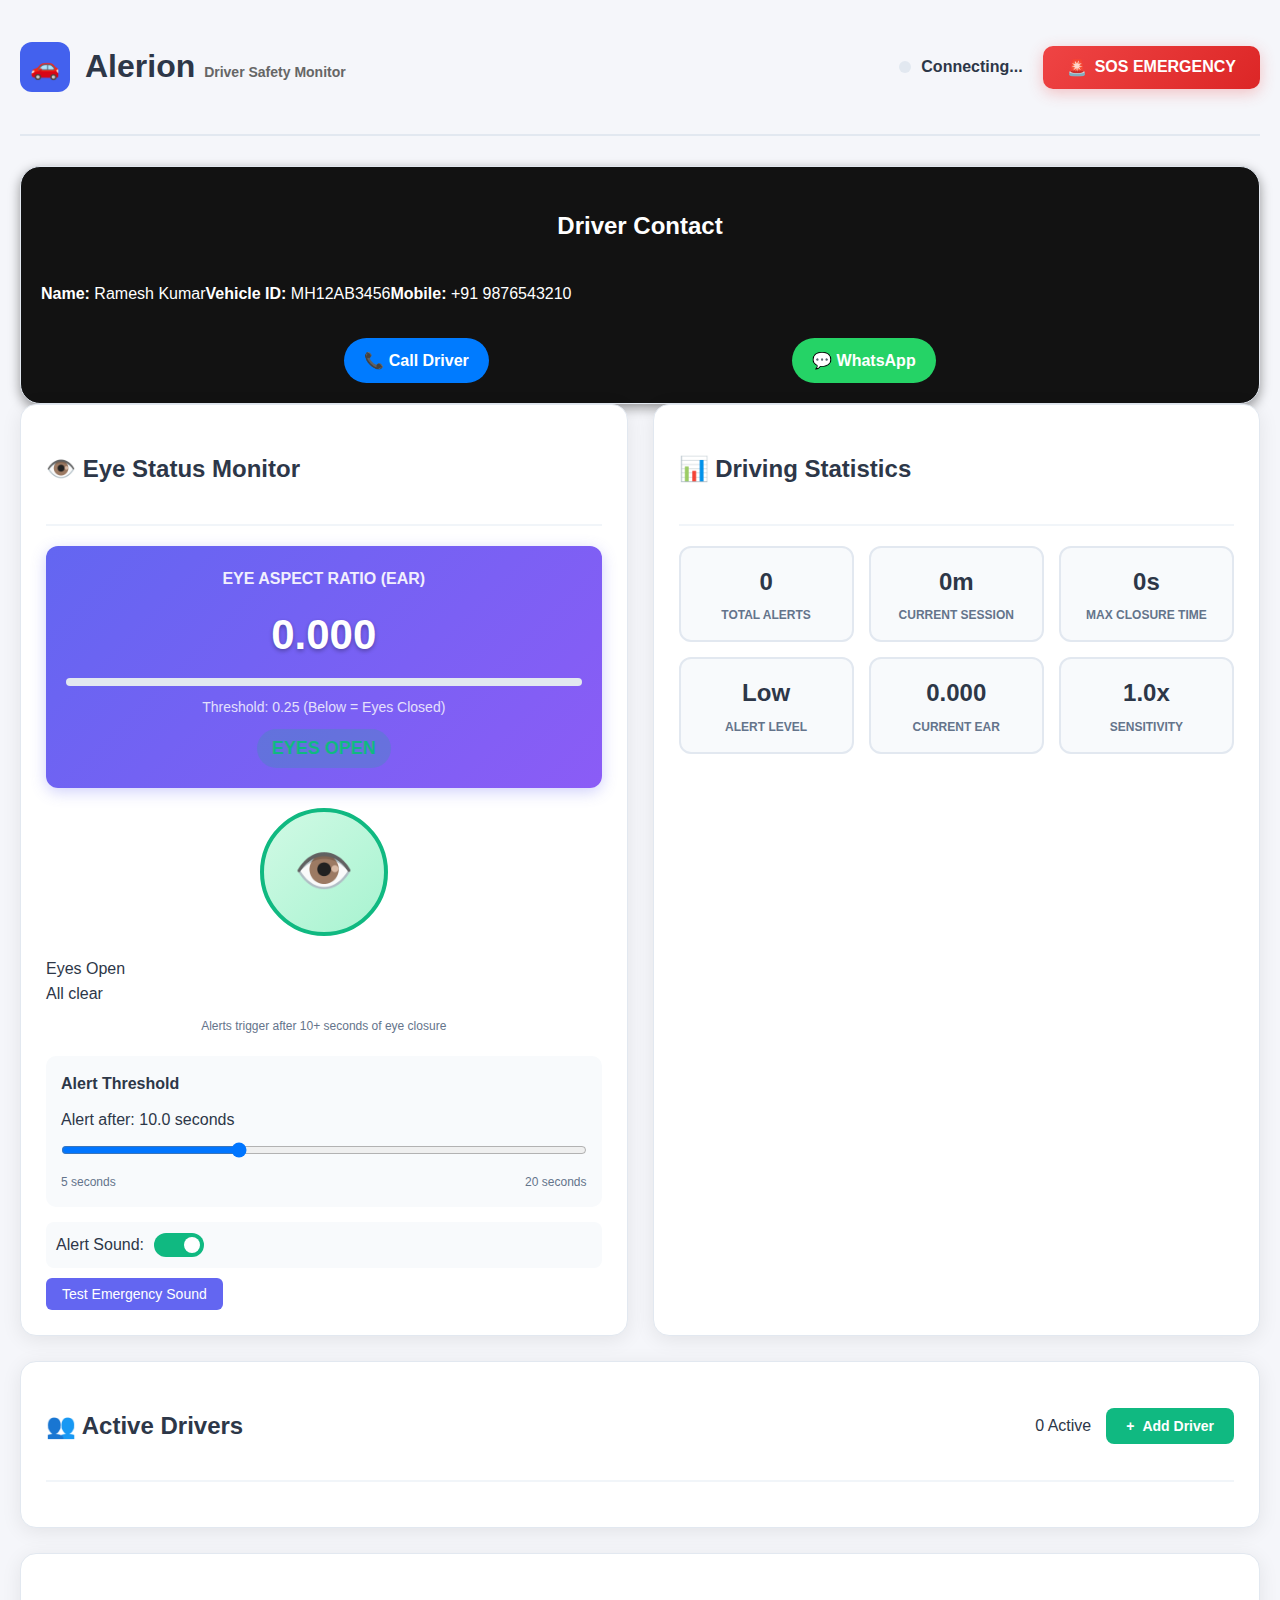
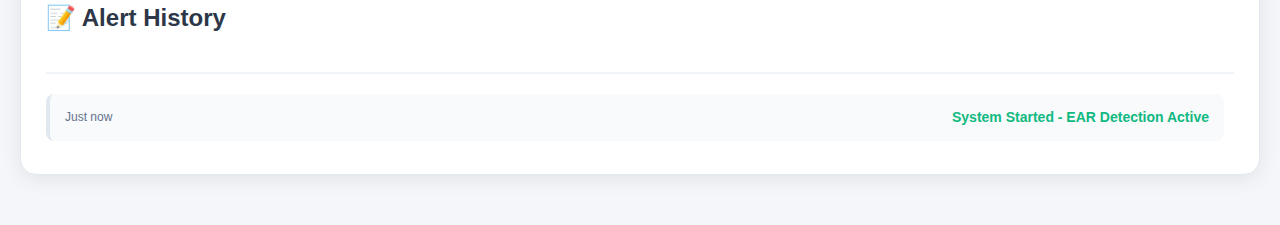
<file: templates/index.html>
<!DOCTYPE html>
<html lang="en">
<head>
    <meta charset="utf-8" />
    <meta name="viewport" content="width=device-width, initial-scale=1.0" />
    <title>Alerion | Driver Safety Monitor</title>
    <script src="https://cdn.socket.io/4.7.2/socket.io.min.js"></script>
    <style>
        /* All your previous CSS styles remain the same */
        body {
            font-family: 'Segoe UI', Tahoma, Geneva, Verdana, sans-serif;
            margin: 0;
            padding: 0;
            background: #f5f6fa;
            color: #2d3748;
            line-height: 1.6;
        }
        .container {
            max-width: 1400px;
            margin: 0 auto;
            padding: 20px;
            min-height: 100vh;
        }
        header {
            display: flex;
            justify-content: space-between;
            align-items: center;
            margin-bottom: 30px;
            padding-bottom: 20px;
            border-bottom: 2px solid #e2e8f0;
        }
        .logo {
            display: flex;
            align-items: center;
            gap: 15px;
        }
        .logo-icon {
            width: 50px;
            height: 50px;
            background: #4361ee;
            border-radius: 12px;
            display: flex;
            align-items: center;
            justify-content: center;
            font-size: 24px;
        }
        .header-controls {
            display: flex;
            align-items: center;
            gap: 20px;
        }
        .status-indicator {
            display: flex;
            align-items: center;
            gap: 10px;
            font-weight: 600;
        }
        .status-dot {
            width: 12px;
            height: 12px;
            border-radius: 50%;
            background: #e2e8f0;
            transition: background 0.3s ease;
        }
        .status-dot.connected {
            background: #10b981;
            box-shadow: 0 0 10px rgba(16, 185, 129, 0.5);
        }
        .sos-button {
            background: linear-gradient(135deg, #ef4444, #dc2626);
            color: white;
            border: none;
            padding: 12px 24px;
            border-radius: 10px;
            font-size: 16px;
            font-weight: 700;
            cursor: pointer;
            display: flex;
            align-items: center;
            gap: 8px;
            transition: all 0.3s ease;
            box-shadow: 0 4px 15px rgba(239, 68, 68, 0.3);
        }
        
        .sos-button:hover {
            transform: translateY(-2px);
            box-shadow: 0 6px 20px rgba(239, 68, 68, 0.4);
        }
        .sos-button.pulsing {
            animation: sosPulse 1.5s infinite;
        }
        @keyframes sosPulse {
            0%, 100% { transform: scale(1); }
            50% { transform: scale(1.05); }
        }
        .alert-banner {
            display: none;
            background: linear-gradient(135deg, #fee2e2, #fecaca);
            border: 2px solid #ef4444;
            border-radius: 12px;
            padding: 20px;
            margin-bottom: 30px;
            align-items: center;
            gap: 20px;
            animation: pulse 2s infinite;
        }
        .alert-banner.sos {
            background: linear-gradient(135deg, #fef3c7, #fde68a);
            border-color: #d97706;
            animation: sosAlert 1s infinite;
        }
        @keyframes sosAlert {
            0%, 100% { opacity: 1; transform: scale(1); }
            50% { opacity: 0.9; transform: scale(1.01); }
        }
        .dashboard-grid {
            display: grid;
            grid-template-columns: 1fr 1fr;
            gap: 25px;
            margin-bottom: 30px;
        }
        .drivers-card, .history-card {
            grid-column: 1 / -1;
        }
        .card {
            background: white;
            border-radius: 16px;
            padding: 25px;
            box-shadow: 0 4px 20px rgba(0, 0, 0, 0.08);
            border: 1px solid #e2e8f0;
        }
        .card-header {
            display: flex;
            align-items: center;
            justify-content: space-between;
            margin-bottom: 20px;
            padding-bottom: 15px;
            border-bottom: 2px solid #f1f5f9;
        }
        .status-indicator-large {
            width: 120px;
            height: 120px;
            border-radius: 50%;
            margin: 0 auto 20px;
            display: flex;
            align-items: center;
            justify-content: center;
            font-size: 48px;
        }
        .status-open {
            background: linear-gradient(135deg, #d1fae5, #a7f3d0);
            border: 4px solid #10b981;
        }
        .status-closed {
            background: linear-gradient(135deg, #fee2e2, #fecaca);
            border: 4px solid #ef4444;
        }
        .stats-grid {
            display: grid;
            grid-template-columns: 1fr 1fr 1fr;
            gap: 15px;
            margin-top: 15px;
        }
        .stat-item {
            text-align: center;
            padding: 15px;
            background: #f8fafc;
            border-radius: 12px;
            border: 2px solid #e2e8f0;
        }
        .stat-value {
            font-size: 24px;
            font-weight: bold;
            margin-bottom: 5px;
        }
        .stat-label {
            font-size: 12px;
            color: #64748b;
            text-transform: uppercase;
            font-weight: 600;
        }
        .drivers-list, .history-list {
            max-height: 400px;
            overflow-y: auto;
            padding-right: 10px;
        }
        .driver-item {
            display: flex;
            justify-content: space-between;
            align-items: center;
            padding: 15px;
            margin-bottom: 10px;
            background: #f8fafc;
            border-radius: 10px;
            border-left: 4px solid #e2e8f0;
        }
        .driver-item.alert { border-left-color: #ef4444; background: #fef2f2; }
        .driver-item.warning { border-left-color: #f59e0b; background: #fffbeb; }
        .status-badge {
            padding: 6px 12px;
            border-radius: 20px;
            font-size: 12px;
            font-weight: 700;
            text-transform: uppercase;
        }
        .status-safe { background: #d1fae5; color: #065f46; }
        .status-warning { background: #fef3c7; color: #92400e; }
        .status-danger { background: #fee2e2; color: #991b1b; }
        .action-btn {
            padding: 6px 12px;
            border: none;
            border-radius: 6px;
            cursor: pointer;
            font-size: 12px;
            font-weight: 600;
            margin-left: 5px;
        }
        .action-btn.contact { background: #4361ee; color: white; }
        .action-btn.view { background: #e2e8f0; color: #64748b; }
        .action-btn.delete { background: #ef4444; color: white; }
        
        /* EAR Value Display */
        .ear-display {
            background: linear-gradient(135deg, #6366f1, #8b5cf6);
            color: white;
            padding: 20px;
            border-radius: 12px;
            text-align: center;
            margin: 20px 0;
            box-shadow: 0 4px 15px rgba(99, 102, 241, 0.3);
        }
        .ear-value {
            font-size: 42px;
            font-weight: bold;
            margin: 10px 0;
            text-shadow: 0 2px 4px rgba(0,0,0,0.3);
        }
        .ear-label {
            font-size: 16px;
            opacity: 0.9;
            font-weight: 600;
        }
        .ear-threshold {
            font-size: 14px;
            opacity: 0.8;
            margin-top: 8px;
        }
        .ear-status {
            font-size: 18px;
            font-weight: bold;
            margin-top: 10px;
            padding: 5px 15px;
            border-radius: 20px;
            display: inline-block;
        }
        .ear-open {
            background: rgba(16, 185, 129, 0.2);
            color: #10b981;
        }
        .ear-closed {
            background: rgba(239, 68, 68, 0.2);
            color: #ef4444;
        }
        .driver-contact-card {
            background: #121212;
            border-radius: 20px;
            padding: 20px;
            color: white;
            box-shadow: 0 4px 12px rgba(0,0,0,0.4);
            margin-top: 20px;
            text-align: center;
            transition: 0.3s ease;
        }

        .driver-contact-card:hover {
            transform: scale(1.02);
            box-shadow: 0 6px 16px rgba(0,0,0,0.6);
        }

        .contact-buttons {
            margin-top: 15px;
            display: flex;
            justify-content: space-evenly;
        }

        .btn {
            text-decoration: none;
            padding: 10px 20px;
            border-radius: 25px;
            font-weight: 600;
            transition: all 0.2s;
        }

        .call-btn {
            background: #007bff;
            color: white;
        }

        .call-btn:hover {
            background: #0056b3;
        }

        .whatsapp-btn {
            background: #25D366;
            color: white;
        }

        .whatsapp-btn:hover {
            background: #1EBE5B;
        }

        /* Sensitivity settings */
        .sensitivity-controls {
            margin-top: 20px;
            padding: 15px;
            background: #f8fafc;
            border-radius: 10px;
        }
        .sensitivity-slider {
            width: 100%;
            margin: 10px 0;
        }
        .sensitivity-labels {
            display: flex;
            justify-content: space-between;
            font-size: 12px;
            color: #64748b;
            margin-top: 5px;
        }
        
        /* Audio permission message */
        .audio-permission-message {
            position: fixed;
            top: 20px;
            right: 20px;
            background: #ffeb3b;
            padding: 15px;
            border-radius: 8px;
            z-index: 1000;
            border-left: 4px solid #ffc107;
            box-shadow: 0 4px 12px rgba(0,0,0,0.1);
            font-weight: 600;
        }

        /* Sound controls */
        .sound-toggle {
            display: flex;
            align-items: center;
            gap: 10px;
            margin-top: 15px;
            padding: 10px;
            background: #f8fafc;
            border-radius: 8px;
        }
        .toggle-switch {
            position: relative;
            display: inline-block;
            width: 50px;
            height: 24px;
        }
        .toggle-switch input {
            opacity: 0;
            width: 0;
            height: 0;
        }
        .slider {
            position: absolute;
            cursor: pointer;
            top: 0;
            left: 0;
            right: 0;
            bottom: 0;
            background-color: #ccc;
            transition: .4s;
            border-radius: 24px;
        }
        .slider:before {
            position: absolute;
            content: "";
            height: 16px;
            width: 16px;
            left: 4px;
            bottom: 4px;
            background-color: white;
            transition: .4s;
            border-radius: 50%;
        }
        input:checked + .slider {
            background-color: #10b981;
        }
        input:checked + .slider:before {
            transform: translateX(26px);
        }
        .sound-test {
            margin-top: 10px;
        }
        .sound-test button {
            background: #6366f1;
            color: white;
            border: none;
            padding: 8px 16px;
            border-radius: 6px;
            cursor: pointer;
            font-size: 14px;
        }
        
        /* Alert level indicators */
        .alert-info {
            font-size: 12px;
            color: #64748b;
            margin-top: 10px;
            text-align: center;
        }

        /* History items */
        .history-item {
            display: flex;
            justify-content: space-between;
            align-items: center;
            padding: 12px 15px;
            margin-bottom: 8px;
            background: #f8fafc;
            border-radius: 8px;
            border-left: 4px solid #e2e8f0;
        }
        .history-time {
            font-size: 12px;
            color: #64748b;
        }
        .history-status {
            font-size: 14px;
            font-weight: 600;
        }
        .status-open-badge { color: #10b981; }
        .status-closed-badge { color: #ef4444; }
        .status-sos-badge { color: #dc2626; font-weight: bold; }

        @keyframes pulse {
            0%, 100% { opacity: 1; }
            50% { opacity: 0.8; }
        }
        
        /* Progress bar for EAR */
        .ear-progress {
            width: 100%;
            height: 8px;
            background: #e2e8f0;
            border-radius: 4px;
            margin: 10px 0;
            overflow: hidden;
        }
        .ear-progress-fill {
            height: 100%;
            background: linear-gradient(90deg, #ef4444, #f59e0b, #10b981);
            border-radius: 4px;
            transition: width 0.3s ease;
        }

        /* Add Driver Modal */
        .modal {
            display: none;
            position: fixed;
            top: 0;
            left: 0;
            width: 100%;
            height: 100%;
            background-color: rgba(0, 0, 0, 0.5);
            z-index: 1000;
            justify-content: center;
            align-items: center;
        }

        .modal-content {
            background: white;
            border-radius: 16px;
            padding: 30px;
            width: 90%;
            max-width: 500px;
            box-shadow: 0 10px 30px rgba(0, 0, 0, 0.2);
        }

        .modal-header {
            display: flex;
            justify-content: space-between;
            align-items: center;
            margin-bottom: 20px;
            padding-bottom: 15px;
            border-bottom: 2px solid #f1f5f9;
        }

        .close-modal {
            background: none;
            border: none;
            font-size: 24px;
            cursor: pointer;
            color: #64748b;
        }

        .form-group {
            margin-bottom: 20px;
        }

        .form-group label {
            display: block;
            margin-bottom: 8px;
            font-weight: 600;
            color: #374151;
        }

        .form-group input {
            width: 100%;
            padding: 12px 15px;
            border: 2px solid #e2e8f0;
            border-radius: 8px;
            font-size: 16px;
            transition: border-color 0.3s;
            box-sizing: border-box;
        }

        .form-group input:focus {
            outline: none;
            border-color: #4361ee;
        }

        .modal-actions {
            display: flex;
            justify-content: flex-end;
            gap: 15px;
            margin-top: 25px;
        }

        .btn-primary {
            background: #4361ee;
            color: white;
            border: none;
            padding: 12px 24px;
            border-radius: 8px;
            font-size: 16px;
            font-weight: 600;
            cursor: pointer;
            transition: background 0.3s;
        }

        .btn-primary:hover {
            background: #3a56d4;
        }

        .btn-secondary {
            background: #e2e8f0;
            color: #64748b;
            border: none;
            padding: 12px 24px;
            border-radius: 8px;
            font-size: 16px;
            font-weight: 600;
            cursor: pointer;
            transition: background 0.3s;
        }

        .btn-secondary:hover {
            background: #d1d9e6;
        }

        .add-driver-btn {
            background: #10b981;
            color: white;
            border: none;
            padding: 10px 20px;
            border-radius: 8px;
            font-size: 14px;
            font-weight: 600;
            cursor: pointer;
            display: flex;
            align-items: center;
            gap: 8px;
            transition: background 0.3s;
        }

        .add-driver-btn:hover {
            background: #0da271;
        }

        .driver-avatar {
            width: 40px;
            height: 40px;
            border-radius: 50%;
            background: #4361ee;
            color: white;
            display: flex;
            align-items: center;
            justify-content: center;
            font-weight: bold;
            margin-right: 15px;
        }

        .driver-info {
            display: flex;
            align-items: center;
        }

        .driver-details {
            display: flex;
            flex-direction: column;
        }

        .driver-name {
            font-weight: 600;
            margin-bottom: 4px;
        }

        .driver-vehicle {
            font-size: 14px;
            color: #64748b;
        }
    </style>
</head>
<body>
    <!-- Add Driver Modal -->
    <div id="addDriverModal" class="modal">
        <div class="modal-content">
            <div class="modal-header">
                <h2>Add New Driver</h2>
                <button class="close-modal">&times;</button>
            </div>
            <form id="addDriverForm">
                <div class="form-group">
                    <label for="driverName">Driver Name</label>
                    <input type="text" id="driverName" placeholder="Enter driver's full name" required>
                </div>
                <div class="form-group">
                    <label for="driverPhone">Phone Number</label>
                    <input type="tel" id="driverPhone" placeholder="Enter driver's phone number" required>
                </div>
                <div class="form-group">
                    <label for="driverVehicle">Vehicle ID</label>
                    <input type="text" id="driverVehicle" placeholder="Enter vehicle ID" required>
                </div>
                <div class="modal-actions">
                    <button type="button" class="btn-secondary" id="cancelAddDriver">Cancel</button>
                    <button type="submit" class="btn-primary">Add Driver</button>
                </div>
            </form>
        </div>
    </div>

    <div class="container">
        <header>
            <div class="logo">
                <div class="logo-icon">🚗</div>
                <h1>Alerion <small style="font-size: 14px; color: #666;">Driver Safety Monitor</small></h1>
            </div>
            <div class="header-controls">
                <div class="status-indicator">
                    <div class="status-dot" id="connDot"></div>
                    <span id="connText">Connecting...</span>
                </div>
                <button class="sos-button" id="sosButton">
                    <span>🚨</span>
                    SOS EMERGENCY
                </button>
            </div>
        </header>

        <div id="eyeAlert" class="alert-banner">
            <div class="alert-icon-large">⚠️</div>
            <div class="alert-content">
                <h3>Driver Alert: Eyes Closed</h3>
                <p>Eyes have been closed for <span id="closedDuration">0</span> seconds.</p>
                <p>EAR Value: <span id="alertEarValue">0.000</span> (Threshold: 0.25)</p>
            </div>
        </div>

        <!-- Driver Contact Section -->
        <div class="card driver-contact-card">
            <h2 class="card-title">Driver Contact</h2>
            <div class="driver-info">
                <p><strong>Name:</strong> Ramesh Kumar</p>
                <p><strong>Vehicle ID:</strong> MH12AB3456</p>
                <p><strong>Mobile:</strong> +91 9876543210</p>
            </div>

            <div class="contact-buttons">
                <a href="tel:+919876543210" class="btn call-btn">📞 Call Driver</a>
                <a href="https://wa.me/919876543210" target="_blank" class="btn whatsapp-btn">💬 WhatsApp</a>
            </div>
        </div>

        <div id="sosAlert" class="alert-banner sos" style="display: none;">
            <div class="alert-icon-large">🚨</div>
            <div class="alert-content">
                <h3>EMERGENCY SOS ACTIVATED</h3>
                <p>Driver has triggered emergency SOS. Immediate assistance required!</p>
            </div>
        </div>

        <div class="dashboard-grid">
            <div class="card">
                <div class="card-header">
                    <h2 class="card-title">👁️ Eye Status Monitor</h2>
                </div>
                
                <!-- EAR Value Display -->
                <div class="ear-display">
                    <div class="ear-label">EYE ASPECT RATIO (EAR)</div>
                    <div class="ear-value" id="earValue">0.000</div>
                    <div class="ear-progress">
                        <div class="ear-progress-fill" id="earProgress" style="width: 0%"></div>
                    </div>
                    <div class="ear-threshold">Threshold: 0.25 (Below = Eyes Closed)</div>
                    <div class="ear-status ear-open" id="earStatusText">EYES OPEN</div>
                </div>

                <div class="status-card">
                    <div class="status-indicator-large status-open" id="statusIndicator">
                        <span id="statusEmoji">👁️</span>
                    </div>
                    <div class="status-text" id="statusText">Eyes Open</div>
                    <div class="status-duration" id="statusDuration">All clear</div>
                    <div class="alert-info" id="alertInfo">
                        Alerts trigger after 10+ seconds of eye closure
                    </div>
                </div>

                <!-- Sensitivity Controls -->
                <div class="sensitivity-controls">
                    <div style="font-weight: 600; margin-bottom: 10px;">Alert Threshold</div>
                    <div>
                        <label>Alert after: <span id="thresholdValue">10.0</span> seconds</label>
                        <input type="range" id="sensitivitySlider" class="sensitivity-slider" 
                               min="5" max="20" step="1" value="10">
                        <div class="sensitivity-labels">
                            <span>5 seconds</span>
                            <span>20 seconds</span>
                        </div>
                    </div>
                </div>

                <div class="sound-toggle">
                    <span>Alert Sound:</span>
                    <label class="toggle-switch">
                        <input type="checkbox" id="soundToggle" checked />
                        <span class="slider"></span>
                    </label>
                </div>
                <div class="sound-test">
                    <button id="testSoundBtn">Test Emergency Sound</button>
                </div>
            </div>

            <div class="card">
                <div class="card-header">
                    <h2 class="card-title">📊 Driving Statistics</h2>
                </div>
                <div class="stats-grid">
                    <div class="stat-item">
                        <div class="stat-value" id="totalAlerts">0</div>
                        <div class="stat-label">Total Alerts</div>
                    </div>
                    <div class="stat-item">
                        <div class="stat-value" id="currentSession">0m</div>
                        <div class="stat-label">Current Session</div>
                    </div>
                    <div class="stat-item">
                        <div class="stat-value" id="maxClosure">0s</div>
                        <div class="stat-label">Max Closure Time</div>
                    </div>
                    <div class="stat-item">
                        <div class="stat-value" id="alertLevel">Low</div>
                        <div class="stat-label">Alert Level</div>
                    </div>
                    <div class="stat-item">
                        <div class="stat-value" id="currentEar">0.000</div>
                        <div class="stat-label">Current EAR</div>
                    </div>
                    <div class="stat-item">
                        <div class="stat-value" id="sensitivityValue">1.0x</div>
                        <div class="stat-label">Sensitivity</div>
                    </div>
                </div>
            </div>

            <div class="card drivers-card">
                <div class="card-header">
                    <h2 class="card-title">👥 Active Drivers</h2>
                    <div style="display: flex; align-items: center; gap: 15px;">
                        <div class="driver-count"><span id="activeDriversCount">0</span> Active</div>
                        <button class="add-driver-btn" id="addDriverBtn">
                            <span>+</span> Add Driver
                        </button>
                    </div>
                </div>
                <div class="drivers-list" id="driversList">
                    <!-- Drivers will be loaded here -->
                </div>
            </div>

            <div class="card history-card">
                <div class="card-header">
                    <h2 class="card-title">📝 Alert History</h2>
                </div>
                <div class="history-list" id="historyList">
                    <div class="history-item">
                        <span class="history-time">Just now</span>
                        <span class="history-status status-open-badge">System Started - EAR Detection Active</span>
                    </div>
                </div>
            </div>
        </div>
    </div>

    <!-- Multiple audio formats for better browser compatibility -->
    <audio id="alertSoundEmergency" preload="auto">
        <source src="https://assets.mixkit.co/active_storage/sfx/250/250-preview.mp3" type="audio/mpeg">
        Your browser does not support the audio element.
    </audio>

    <script>
        // Global variables
        let criticalAlertInterval = null;
        let drivers = [
            {id: 1, name: "John Driver", vehicle: "Truck A123", status: "safe", location: "Highway I-95", phone: "+1-555-0101"},
            {id: 2, name: "Sarah Wilson", vehicle: "Van B456", status: "warning", location: "Route 66", phone: "+1-555-0102"},
            {id: 3, name: "Mike Johnson", vehicle: "Car C789", status: "danger", location: "City Center", phone: "+1-555-0103"}
        ];
        let alertThreshold = 10.0;
        let lastAlertTime = 0;
        let currentEAR = 0.0;
        let currentSensitivity = 1.0;

        // Enhanced Sound System with Fallbacks
        class SoundManager {
            constructor() {
                this.soundEnabled = true;
                this.audioInitialized = false;
                this.isEmergencyPlaying = false;
                this.audioContext = null;
                this.oscillator = null;
                
                this.initializeAudio();
            }

            initializeAudio() {
                // Try to initialize HTML5 Audio first
                const audioElement = document.getElementById('alertSoundEmergency');
                if (audioElement) {
                    audioElement.volume = 0.7;
                    
                    const playPromise = audioElement.play();
                    if (playPromise !== undefined) {
                        playPromise.then(() => {
                            audioElement.pause();
                            audioElement.currentTime = 0;
                            console.log("🔊 HTML5 Audio initialized successfully");
                            this.audioInitialized = true;
                        }).catch(error => {
                            console.log("🔇 HTML5 Audio initialization failed, trying Web Audio API");
                            this.initializeWebAudio();
                        });
                    }
                } else {
                    this.initializeWebAudio();
                }
            }

            initializeWebAudio() {
                try {
                    this.audioContext = new (window.AudioContext || window.webkitAudioContext)();
                    console.log("🔊 Web Audio API initialized");
                    this.audioInitialized = true;
                } catch (error) {
                    console.error("🔇 Web Audio API not supported:", error);
                    this.showAudioPermissionMessage();
                }
            }

            playEmergencySound() {
                if (!this.soundEnabled) {
                    console.log("🔇 Sound is disabled");
                    return;
                }

                if (!this.audioInitialized) {
                    console.log("🔇 Audio not initialized");
                    this.initializeAudio();
                    return;
                }

                const audioElement = document.getElementById('alertSoundEmergency');
                if (audioElement && this.audioInitialized) {
                    this.playHTML5Sound(audioElement);
                } else if (this.audioContext) {
                    this.playWebAudioSound();
                } else {
                    console.log("🔇 No audio method available");
                    this.showAudioPermissionMessage();
                }
            }

            playHTML5Sound(audioElement) {
                if (this.isEmergencyPlaying) return;

                audioElement.currentTime = 0;
                const playPromise = audioElement.play();
                
                if (playPromise !== undefined) {
                    playPromise.then(() => {
                        this.isEmergencyPlaying = true;
                        console.log("🚨 Emergency sound started (HTML5)");
                        
                        audioElement.onended = () => {
                            this.isEmergencyPlaying = false;
                        };
                    }).catch(error => {
                        console.log("🔇 HTML5 sound play failed:", error);
                        this.playWebAudioSound();
                    });
                }
            }

            playWebAudioSound() {
                if (this.isEmergencyPlaying || !this.audioContext) return;

                try {
                    this.oscillator = this.audioContext.createOscillator();
                    const gainNode = this.audioContext.createGain();
                    
                    this.oscillator.connect(gainNode);
                    gainNode.connect(this.audioContext.destination);
                    
                    this.oscillator.type = 'sawtooth';
                    this.oscillator.frequency.setValueAtTime(800, this.audioContext.currentTime);
                    this.oscillator.frequency.exponentialRampToValueAtTime(1200, this.audioContext.currentTime + 0.5);
                    
                    gainNode.gain.setValueAtTime(0.3, this.audioContext.currentTime);
                    gainNode.gain.exponentialRampToValueAtTime(0.01, this.audioContext.currentTime + 0.5);
                    
                    this.oscillator.start();
                    this.isEmergencyPlaying = true;
                    
                    console.log("🚨 Emergency sound started (Web Audio)");
                    
                    setTimeout(() => {
                        this.stopEmergencySound();
                    }, 1000);
                    
                } catch (error) {
                    console.error("🔇 Web Audio sound failed:", error);
                }
            }

            stopEmergencySound() {
                const audioElement = document.getElementById('alertSoundEmergency');
                if (audioElement) {
                    audioElement.pause();
                    audioElement.currentTime = 0;
                }
                
                if (this.oscillator) {
                    this.oscillator.stop();
                    this.oscillator = null;
                }
                
                this.isEmergencyPlaying = false;
                console.log("🔇 Emergency sound stopped");
            }

            setSoundEnabled(enabled) {
                this.soundEnabled = enabled;
                if (!enabled) {
                    this.stopEmergencySound();
                }
                console.log("🔊 Sound enabled:", enabled);
            }

            showAudioPermissionMessage() {
                const existingMessage = document.querySelector('.audio-permission-message');
                if (existingMessage) {
                    existingMessage.remove();
                }
                
                const message = document.createElement('div');
                message.className = 'audio-permission-message';
                message.innerHTML = '🔊 Click "Test Emergency Sound" to enable audio permissions';
                document.body.appendChild(message);
                
                setTimeout(() => {
                    if (message.parentNode) {
                        message.remove();
                    }
                }, 5000);
            }
        }

        // Initialize Sound Manager
        const soundManager = new SoundManager();

        // Critical alert sound function
        function playCriticalAlertSound() {
            const criticalAlertSound = new Audio('error.mp3');
            criticalAlertSound.volume = 0.8;
            
            const playPromise = criticalAlertSound.play();
            if (playPromise !== undefined) {
                playPromise.then(() => {
                    console.log("🚨 Critical alert sound started");
                }).catch(error => {
                    console.log("🔇 Critical alert sound failed:", error);
                    // Fallback to emergency sound
                    soundManager.playEmergencySound();
                });
            }
        }

        // Socket.IO connection
        console.log("🚀 Attempting to connect to server...");
        const socket = io("wss://alerion-0ek5.onrender.com", {
            transports: ['websocket', 'polling']
        });


        // DOM elements
        const connDot = document.getElementById("connDot");
        const connText = document.getElementById("connText");
        const eyeAlert = document.getElementById("eyeAlert");
        const sosAlert = document.getElementById("sosAlert");
        const sosButton = document.getElementById("sosButton");
        const closedDuration = document.getElementById("closedDuration");
        const alertEarValue = document.getElementById("alertEarValue");
        const statusIndicator = document.getElementById("statusIndicator");
        const statusEmoji = document.getElementById("statusEmoji");
        const statusText = document.getElementById("statusText");
        const statusDuration = document.getElementById("statusDuration");
        const earValue = document.getElementById("earValue");
        const earProgress = document.getElementById("earProgress");
        const earStatusText = document.getElementById("earStatusText");
        const currentEar = document.getElementById("currentEar");
        const sensitivityValue = document.getElementById("sensitivityValue");
        const soundToggle = document.getElementById("soundToggle");
        const testSoundBtn = document.getElementById("testSoundBtn");
        const historyList = document.getElementById("historyList");
        const driversList = document.getElementById("driversList");
        const activeDriversCount = document.getElementById("activeDriversCount");
        const totalAlerts = document.getElementById("totalAlerts");
        const currentSession = document.getElementById("currentSession");
        const maxClosure = document.getElementById("maxClosure");
        const alertLevel = document.getElementById("alertLevel");
        const sensitivitySlider = document.getElementById("sensitivitySlider");
        const thresholdValue = document.getElementById("thresholdValue");
        const alertInfo = document.getElementById("alertInfo");
        const addDriverBtn = document.getElementById("addDriverBtn");
        const addDriverModal = document.getElementById("addDriverModal");
        const closeModal = document.querySelector(".close-modal");
        const cancelAddDriver = document.getElementById("cancelAddDriver");
        const addDriverForm = document.getElementById("addDriverForm");

        // Modal functionality
        addDriverBtn.addEventListener('click', () => {
            addDriverModal.style.display = 'flex';
        });

        closeModal.addEventListener('click', () => {
            addDriverModal.style.display = 'none';
        });

        cancelAddDriver.addEventListener('click', () => {
            addDriverModal.style.display = 'none';
        });

        // Close modal when clicking outside
        window.addEventListener('click', (event) => {
            if (event.target === addDriverModal) {
                addDriverModal.style.display = 'none';
            }
        });

        // Add driver form submission
        addDriverForm.addEventListener('submit', (e) => {
            e.preventDefault();
            
            const name = document.getElementById('driverName').value;
            const phone = document.getElementById('driverPhone').value;
            const vehicle = document.getElementById('driverVehicle').value;
            
            // Generate a new driver ID
            const newId = drivers.length > 0 ? Math.max(...drivers.map(d => d.id)) + 1 : 1;
            
            // Add new driver
            const newDriver = {
                id: newId,
                name: name,
                vehicle: vehicle,
                status: "safe",
                location: "Not assigned",
                phone: phone
            };
            
            drivers.push(newDriver);
            updateDriversList(drivers);
            
            // Reset form and close modal
            addDriverForm.reset();
            addDriverModal.style.display = 'none';
            
            // Add to history
            addHistoryItem(`Added new driver: ${name} (${vehicle})`, 'open');
        });

        // Delete driver function
        function deleteDriver(driverId) {
            const driver = drivers.find(d => d.id === driverId);
            if (driver && confirm(`Are you sure you want to delete ${driver.name}?`)) {
                drivers = drivers.filter(d => d.id !== driverId);
                updateDriversList(drivers);
                addHistoryItem(`Deleted driver: ${driver.name}`, 'closed');
            }
        }

        // Sensitivity slider handler
        sensitivitySlider.addEventListener('input', function() {
            alertThreshold = parseFloat(this.value);
            thresholdValue.textContent = alertThreshold.toFixed(1);
            updateAlertInfo();
        });

        function updateAlertInfo() {
            alertInfo.textContent = `Alerts trigger after ${alertThreshold.toFixed(1)}+ seconds of eye closure`;
        }

        // Sound toggle handler
        soundToggle.addEventListener("change", function () {
            soundManager.setSoundEnabled(this.checked);
        });

        // Test sound button handler
        testSoundBtn.addEventListener("click", function() {
            console.log("Testing emergency sound");
            soundManager.playEmergencySound();
        });

        // Connection events
        socket.on('connect', () => {
            console.log('✅ SUCCESS: Connected to server!');
            connDot.classList.add('connected');
            connText.textContent = 'Connected';
            connText.style.color = '#10b981';
            addHistoryItem('Connected to server - EAR Detection Active', 'open');
        });

        socket.on('disconnect', (reason) => {
            console.log('❌ Disconnected:', reason);
            connDot.classList.remove('connected');
            connText.textContent = 'Disconnected';
            connText.style.color = '#ef4444';
            addHistoryItem('Disconnected from server', 'closed');
            soundManager.stopEmergencySound();
        });

        socket.on('connect_error', (error) => {
            console.error('🔌 Connection error:', error);
            connText.textContent = 'Connection Failed';
            connText.style.color = '#ef4444';
        });

        // Handle eye status data with EAR values
        socket.on('eye_status', (data) => {
            console.log('👁️ Eye status received:', data);
            
            const status = data.status;
            const duration = data.duration || 0;
            const earValueData = data.ear_value || 0.0;
            const sensitivity = data.sensitivity || 1.0;
            
            // Update EAR display
            currentEAR = earValueData;
            updateEARDisplay(earValueData, status);
            currentEar.textContent = earValueData.toFixed(3);
            sensitivityValue.textContent = sensitivity.toFixed(1) + 'x';
            currentSensitivity = sensitivity;
            
            console.log(`📊 Parsed: status="${status}", duration=${duration}s, EAR=${earValueData}, threshold=${alertThreshold}s`);
            
            // Only show alert if eyes are closed for MORE than threshold
            if (status === 'closed' && duration > alertThreshold) {
                console.log(`🚨 ALERT: Eyes closed for ${duration}s (threshold: ${alertThreshold}s)`);
                showAlertState(duration, earValueData);
                
                // Play sound only once per alert (not continuously)
                const currentTime = Date.now();
                if (currentTime - lastAlertTime > 5000) {
                    soundManager.playEmergencySound();
                    lastAlertTime = currentTime;
                }
                
            } else {
                console.log(`✅ NORMAL: Eyes ${status} for ${duration}s`);
                showNormalState();
            }
        });

        // Handle statistics updates
        socket.on('statistics_update', (data) => {
            console.log('📈 Statistics update:', data);
            totalAlerts.textContent = data.total_alerts || 0;
            
            // Calculate session duration
            const sessionDuration = Math.floor((Date.now()/1000 - data.current_session_start) / 60);
            currentSession.textContent = `${sessionDuration}m`;
            
            maxClosure.textContent = `${Math.round(data.max_closure_time || 0)}s`;
        });

        // Handle drivers updates
        socket.on('drivers_update', (data) => {
            console.log('👥 Drivers update:', data);
            updateDriversList(data);
        });

        function updateEARDisplay(earValueData, status) {
            // Update EAR value
            earValue.textContent = earValueData.toFixed(3);
            
            // Update progress bar (EAR typically ranges from 0.1 to 0.4)
            const progressPercent = Math.min(Math.max((earValueData / 0.4) * 100, 0), 100);
            earProgress.style.width = progressPercent + '%';
            
            // Update EAR status
            if (status === 'closed' || earValueData < 0.25) {
                earStatusText.textContent = 'EYES CLOSED';
                earStatusText.className = 'ear-status ear-closed';
            } else {
                earStatusText.textContent = 'EYES OPEN';
                earStatusText.className = 'ear-status ear-open';
            }
        }

        function showNormalState() {
            eyeAlert.style.display = 'none';
            statusIndicator.className = 'status-indicator-large status-open';
            statusEmoji.textContent = '👁️';
            statusText.textContent = 'Eyes Open';
            statusDuration.textContent = 'All clear';
            alertLevel.textContent = 'Low';
            alertLevel.style.color = '#4ade80';
        }

        function showAlertState(duration, earValueData) {
            eyeAlert.style.display = 'flex';
            statusIndicator.className = 'status-indicator-large status-closed';
            statusEmoji.textContent = '😴';
            statusText.textContent = 'Eyes Closed';
            statusDuration.textContent = `For ${duration.toFixed(1)}s`;
            closedDuration.textContent = duration.toFixed(1);
            alertEarValue.textContent = earValueData.toFixed(3);
            updateAlertLevel(duration);
            
            // Add to history only when alert first triggers
            if (duration >= alertThreshold && duration < alertThreshold + 1) {
                addHistoryItem(`Eyes closed for ${duration.toFixed(1)}s - ALERT (EAR: ${earValueData.toFixed(3)})`, 'closed');
            }
        }

        // SOS handler - PLAY SOUND ON SOS
        socket.on('sos_alert', (data) => {
            console.log('🚨 SOS Alert received from server:', data);
            triggerSOS();
        });

        // SOS functionality
        sosButton.addEventListener('click', triggerSOS);

        function triggerSOS() {
            console.log('🚨 MANUAL SOS EMERGENCY TRIGGERED');
            
            // Visual feedback
            sosButton.classList.add('pulsing');
            sosAlert.style.display = 'flex';
            
            // Play emergency sound immediately
            soundManager.playEmergencySound();
            
            // Send SOS emergency signal to server
            socket.emit('sos_emergency', {
                timestamp: new Date().toISOString(),
                driver_id: 1, // Current driver ID
                location: 'Current Location', // In real app, get from GPS
                emergency_type: 'manual_sos',
                priority: 'critical'
            });
            
            // Log in history
            addHistoryItem('EMERGENCY SOS ACTIVATED - MANUAL TRIGGER', 'sos');
            
            // Auto-reset after 10 seconds
            setTimeout(() => {
                sosButton.classList.remove('pulsing');
                sosAlert.style.display = 'none';
                console.log('🔄 SOS alert auto-reset');
            }, 10000);
        }

        function updateDriversList(driversData) {
            driversList.innerHTML = '';
            let activeCount = 0;
            
            const driversToShow = driversData || drivers;
            
            driversToShow.forEach(driver => {
                if (driver.status !== 'offline') activeCount++;
                
                const driverItem = document.createElement('div');
                driverItem.className = `driver-item ${driver.status === 'danger' ? 'alert' : driver.status === 'warning' ? 'warning' : ''}`;
                
                // Create initials for avatar
                const initials = driver.name.split(' ').map(n => n[0]).join('').toUpperCase();
                
                driverItem.innerHTML = `
                    <div class="driver-info">
                        <div class="driver-avatar">${initials}</div>
                        <div class="driver-details">
                            <div class="driver-name">${driver.name}</div>
                            <div class="driver-vehicle">${driver.vehicle} • ${driver.location}</div>
                        </div>
                    </div>
                    <div class="driver-status">
                        <span class="status-badge ${getStatusClass(driver.status)}">${getStatusText(driver.status)}</span>
                        <div class="driver-actions">
                            <button class="action-btn contact" onclick="contactDriver('${driver.name}', '${driver.phone}')">Call</button>
                            <button class="action-btn view" onclick="viewDriverDetails(${driver.id})">View</button>
                            <button class="action-btn delete" onclick="deleteDriver(${driver.id})">Delete</button>
                        </div>
                    </div>
                `;
                
                driversList.appendChild(driverItem);
            });
            
            activeDriversCount.textContent = activeCount;
        }

        function getStatusClass(status) {
            return status === 'safe' ? 'status-safe' : status === 'warning' ? 'status-warning' : 'status-danger';
        }

        function getStatusText(status) {
            return status === 'safe' ? 'Safe' : status === 'warning' ? 'Warning' : 'Danger';
        }

        function contactDriver(name, phone) {
            alert(`Calling ${name} at ${phone}`);
        }

        function viewDriverDetails(driverId) {
            const driver = drivers.find(d => d.id === driverId);
            if (driver) {
                alert(`Driver Details:\nName: ${driver.name}\nVehicle: ${driver.vehicle}\nPhone: ${driver.phone}\nLocation: ${driver.location}\nStatus: ${driver.status}`);
            }
        }

        function addHistoryItem(message, status) {
            const now = new Date();
            const timeString = now.toLocaleTimeString();
            const statusClass = status === 'closed' ? 'status-closed-badge' : status === 'sos' ? 'status-sos-badge' : 'status-open-badge';
            
            const item = document.createElement('div');
            item.className = 'history-item';
            item.innerHTML = `
                <span class="history-time">${timeString}</span>
                <span class="history-status ${statusClass}">${message}</span>
            `;
            
            historyList.prepend(item);
            if (historyList.children.length > 10) historyList.removeChild(historyList.lastChild);
        }

        function updateAlertLevel(duration) {
            let level = 'Low', color = '#4ade80';
            let previousLevel = alertLevel.textContent;
            
            if (duration >= alertThreshold && duration < alertThreshold + 5) { 
                level = 'Medium'; color = '#f59e0b'; 
            }
            if (duration >= alertThreshold + 5 && duration < alertThreshold + 10) { 
                level = 'High'; color = '#ef4444'; 
            }
            if (duration >= alertThreshold + 10) { 
                level = 'Critical'; color = '#dc2626'; 
                
                // Play critical alert sound when level becomes Critical
                if (previousLevel !== 'Critical') {
                    console.log("🚨 CRITICAL ALERT LEVEL REACHED - PLAYING ALARM");
                    playCriticalAlertSound();
                    
                    // Play sound repeatedly every 5 seconds during critical alert
                    criticalAlertInterval = setInterval(() => {
                        if (alertLevel.textContent === 'Critical') {
                            playCriticalAlertSound();
                        } else {
                            clearInterval(criticalAlertInterval);
                        }
                    }, 5000);
                }
            } else {
                // Clear interval if level is no longer critical
                if (criticalAlertInterval) {
                    clearInterval(criticalAlertInterval);
                    criticalAlertInterval = null;
                }
            }
            
            alertLevel.textContent = level;
            alertLevel.style.color = color;
        }

        // Initialize with sample drivers
        updateDriversList(drivers);

        // Initialize alert settings
        updateAlertInfo();

        console.log("🎯 Alerion Client initialized - Driver Safety Monitor Ready");
    </script>
</body>
</html>
</file>
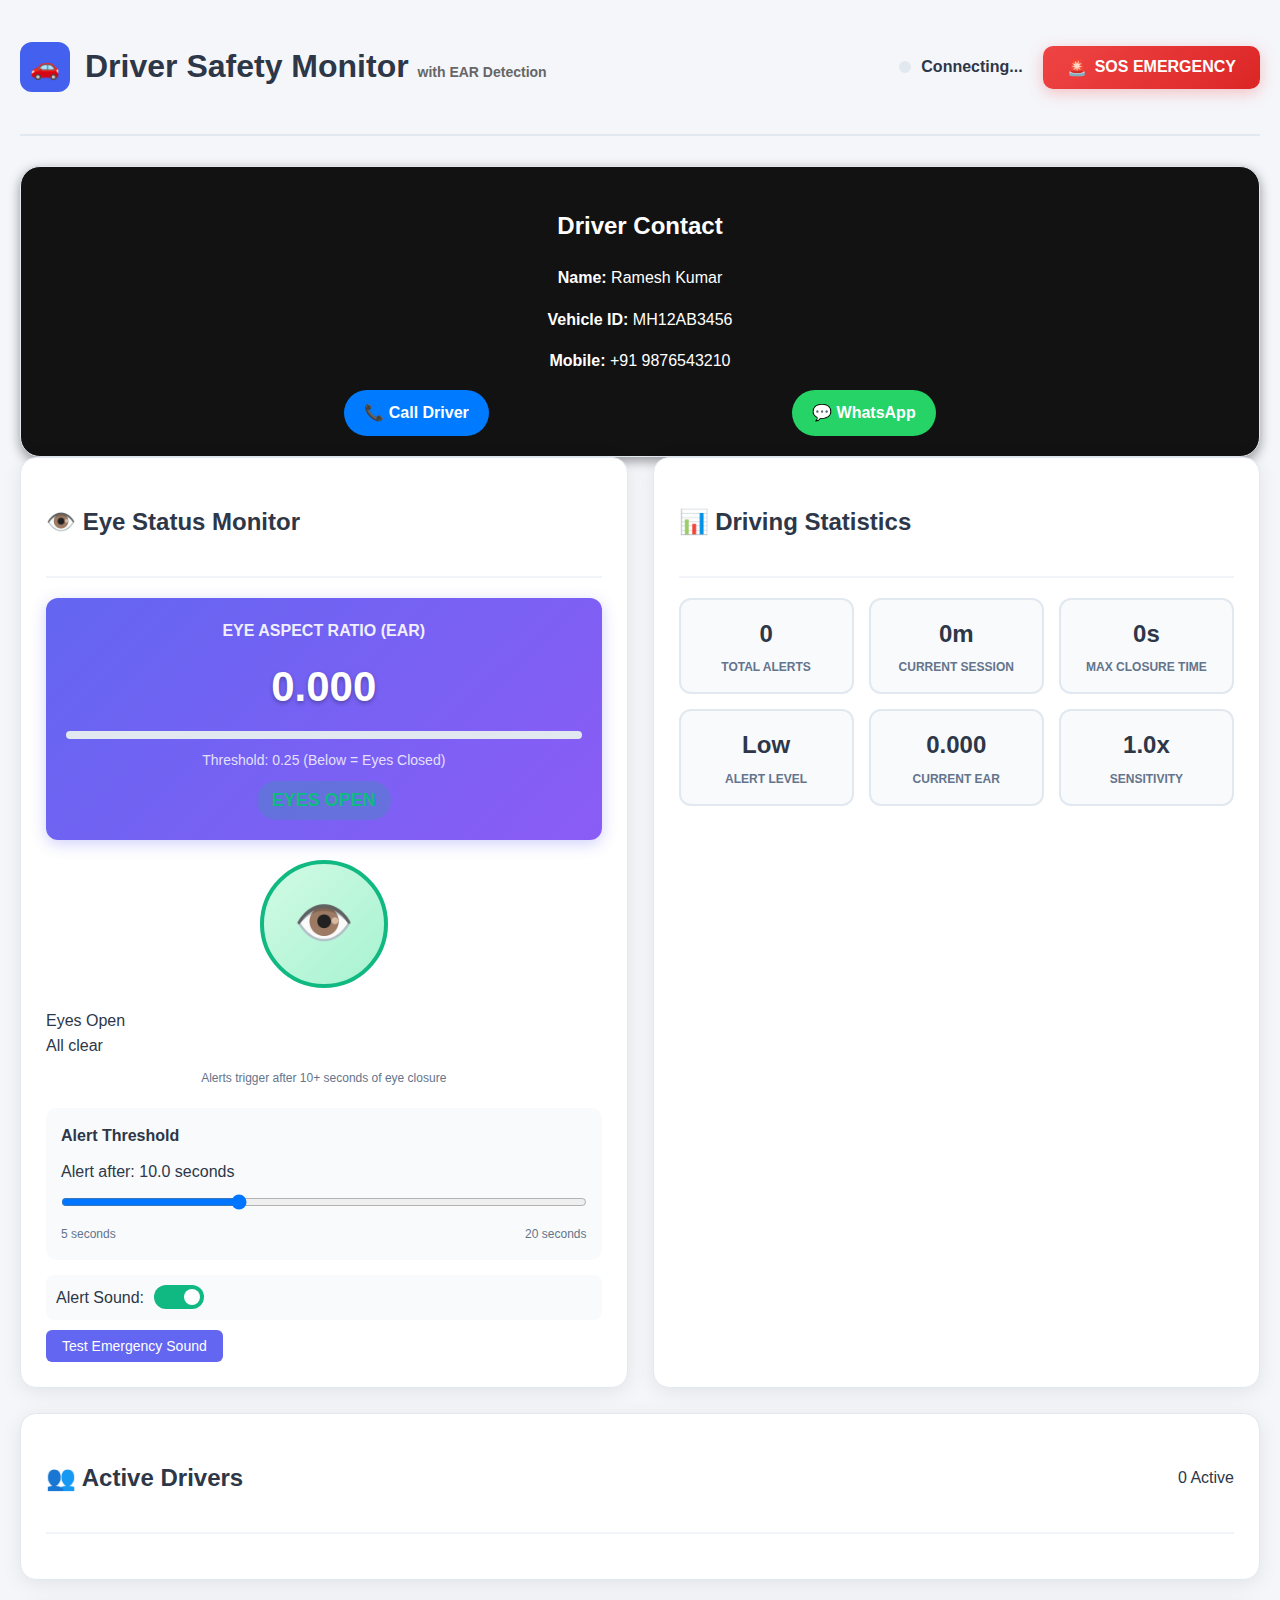
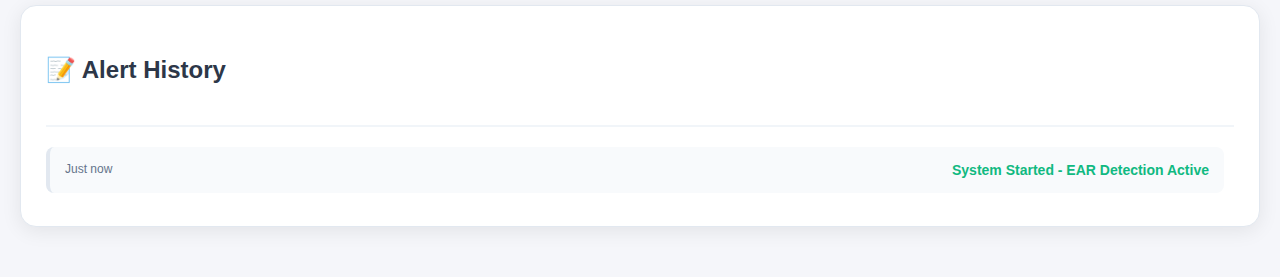
<file: index2.html>
<!DOCTYPE html>
<html lang="en">
<head>
    <meta charset="utf-8" />
    <meta name="viewport" content="width=device-width, initial-scale=1.0" />
    <title>Driver Safety Monitor | EAR Detection System</title>
    <script src="https://cdn.socket.io/4.7.2/socket.io.min.js"></script>
    <style>
        /* All your previous CSS styles remain the same */
        body {
            font-family: 'Segoe UI', Tahoma, Geneva, Verdana, sans-serif;
            margin: 0;
            padding: 0;
            background: #f5f6fa;
            color: #2d3748;
            line-height: 1.6;
        }
        .container {
            max-width: 1400px;
            margin: 0 auto;
            padding: 20px;
            min-height: 100vh;
        }
        header {
            display: flex;
            justify-content: space-between;
            align-items: center;
            margin-bottom: 30px;
            padding-bottom: 20px;
            border-bottom: 2px solid #e2e8f0;
        }
        .logo {
            display: flex;
            align-items: center;
            gap: 15px;
        }
        .logo-icon {
            width: 50px;
            height: 50px;
            background: #4361ee;
            border-radius: 12px;
            display: flex;
            align-items: center;
            justify-content: center;
            font-size: 24px;
        }
        .header-controls {
            display: flex;
            align-items: center;
            gap: 20px;
        }
        .status-indicator {
            display: flex;
            align-items: center;
            gap: 10px;
            font-weight: 600;
        }
        .status-dot {
            width: 12px;
            height: 12px;
            border-radius: 50%;
            background: #e2e8f0;
            transition: background 0.3s ease;
        }
        .status-dot.connected {
            background: #10b981;
            box-shadow: 0 0 10px rgba(16, 185, 129, 0.5);
        }
        .sos-button {
            background: linear-gradient(135deg, #ef4444, #dc2626);
            color: white;
            border: none;
            padding: 12px 24px;
            border-radius: 10px;
            font-size: 16px;
            font-weight: 700;
            cursor: pointer;
            display: flex;
            align-items: center;
            gap: 8px;
            transition: all 0.3s ease;
            box-shadow: 0 4px 15px rgba(239, 68, 68, 0.3);
        }
        
        .sos-button:hover {
            transform: translateY(-2px);
            box-shadow: 0 6px 20px rgba(239, 68, 68, 0.4);
        }
        .sos-button.pulsing {
            animation: sosPulse 1.5s infinite;
        }
        @keyframes sosPulse {
            0%, 100% { transform: scale(1); }
            50% { transform: scale(1.05); }
        }
        .alert-banner {
            display: none;
            background: linear-gradient(135deg, #fee2e2, #fecaca);
            border: 2px solid #ef4444;
            border-radius: 12px;
            padding: 20px;
            margin-bottom: 30px;
            align-items: center;
            gap: 20px;
            animation: pulse 2s infinite;
        }
        .alert-banner.sos {
            background: linear-gradient(135deg, #fef3c7, #fde68a);
            border-color: #d97706;
            animation: sosAlert 1s infinite;
        }
        @keyframes sosAlert {
            0%, 100% { opacity: 1; transform: scale(1); }
            50% { opacity: 0.9; transform: scale(1.01); }
        }
        .dashboard-grid {
            display: grid;
            grid-template-columns: 1fr 1fr;
            gap: 25px;
            margin-bottom: 30px;
        }
        .drivers-card, .history-card {
            grid-column: 1 / -1;
        }
        .card {
            background: white;
            border-radius: 16px;
            padding: 25px;
            box-shadow: 0 4px 20px rgba(0, 0, 0, 0.08);
            border: 1px solid #e2e8f0;
        }
        .card-header {
            display: flex;
            align-items: center;
            justify-content: space-between;
            margin-bottom: 20px;
            padding-bottom: 15px;
            border-bottom: 2px solid #f1f5f9;
        }
        .status-indicator-large {
            width: 120px;
            height: 120px;
            border-radius: 50%;
            margin: 0 auto 20px;
            display: flex;
            align-items: center;
            justify-content: center;
            font-size: 48px;
        }
        .status-open {
            background: linear-gradient(135deg, #d1fae5, #a7f3d0);
            border: 4px solid #10b981;
        }
        .status-closed {
            background: linear-gradient(135deg, #fee2e2, #fecaca);
            border: 4px solid #ef4444;
        }
        .stats-grid {
            display: grid;
            grid-template-columns: 1fr 1fr 1fr;
            gap: 15px;
            margin-top: 15px;
        }
        .stat-item {
            text-align: center;
            padding: 15px;
            background: #f8fafc;
            border-radius: 12px;
            border: 2px solid #e2e8f0;
        }
        .stat-value {
            font-size: 24px;
            font-weight: bold;
            margin-bottom: 5px;
        }
        .stat-label {
            font-size: 12px;
            color: #64748b;
            text-transform: uppercase;
            font-weight: 600;
        }
        .drivers-list, .history-list {
            max-height: 400px;
            overflow-y: auto;
            padding-right: 10px;
        }
        .driver-item {
            display: flex;
            justify-content: space-between;
            align-items: center;
            padding: 15px;
            margin-bottom: 10px;
            background: #f8fafc;
            border-radius: 10px;
            border-left: 4px solid #e2e8f0;
        }
        .driver-item.alert { border-left-color: #ef4444; background: #fef2f2; }
        .driver-item.warning { border-left-color: #f59e0b; background: #fffbeb; }
        .status-badge {
            padding: 6px 12px;
            border-radius: 20px;
            font-size: 12px;
            font-weight: 700;
            text-transform: uppercase;
        }
        .status-safe { background: #d1fae5; color: #065f46; }
        .status-warning { background: #fef3c7; color: #92400e; }
        .status-danger { background: #fee2e2; color: #991b1b; }
        .action-btn {
            padding: 6px 12px;
            border: none;
            border-radius: 6px;
            cursor: pointer;
            font-size: 12px;
            font-weight: 600;
        }
        .action-btn.contact { background: #4361ee; color: white; }
        .action-btn.view { background: #e2e8f0; color: #64748b; }
        
        /* EAR Value Display */
        .ear-display {
            background: linear-gradient(135deg, #6366f1, #8b5cf6);
            color: white;
            padding: 20px;
            border-radius: 12px;
            text-align: center;
            margin: 20px 0;
            box-shadow: 0 4px 15px rgba(99, 102, 241, 0.3);
        }
        .ear-value {
            font-size: 42px;
            font-weight: bold;
            margin: 10px 0;
            text-shadow: 0 2px 4px rgba(0,0,0,0.3);
        }
        .ear-label {
            font-size: 16px;
            opacity: 0.9;
            font-weight: 600;
        }
        .ear-threshold {
            font-size: 14px;
            opacity: 0.8;
            margin-top: 8px;
        }
        .ear-status {
            font-size: 18px;
            font-weight: bold;
            margin-top: 10px;
            padding: 5px 15px;
            border-radius: 20px;
            display: inline-block;
        }
        .ear-open {
            background: rgba(16, 185, 129, 0.2);
            color: #10b981;
        }
        .ear-closed {
            background: rgba(239, 68, 68, 0.2);
            color: #ef4444;
        }
        .driver-contact-card {
  background: #121212;
  border-radius: 20px;
  padding: 20px;
  color: white;
  box-shadow: 0 4px 12px rgba(0,0,0,0.4);
  margin-top: 20px;
  text-align: center;
  transition: 0.3s ease;
}

.driver-contact-card:hover {
  transform: scale(1.02);
  box-shadow: 0 6px 16px rgba(0,0,0,0.6);
}

.contact-buttons {
  margin-top: 15px;
  display: flex;
  justify-content: space-evenly;
}

.btn {
  text-decoration: none;
  padding: 10px 20px;
  border-radius: 25px;
  font-weight: 600;
  transition: all 0.2s;
}

.call-btn {
  background: #007bff;
  color: white;
}

.call-btn:hover {
  background: #0056b3;
}

.whatsapp-btn {
  background: #25D366;
  color: white;
}

.whatsapp-btn:hover {
  background: #1EBE5B;
}

        /* Sensitivity settings */
        .sensitivity-controls {
            margin-top: 20px;
            padding: 15px;
            background: #f8fafc;
            border-radius: 10px;
        }
        .sensitivity-slider {
            width: 100%;
            margin: 10px 0;
        }
        .sensitivity-labels {
            display: flex;
            justify-content: space-between;
            font-size: 12px;
            color: #64748b;
            margin-top: 5px;
        }
        
        /* Audio permission message */
        .audio-permission-message {
            position: fixed;
            top: 20px;
            right: 20px;
            background: #ffeb3b;
            padding: 15px;
            border-radius: 8px;
            z-index: 1000;
            border-left: 4px solid #ffc107;
            box-shadow: 0 4px 12px rgba(0,0,0,0.1);
            font-weight: 600;
        }

        /* Sound controls */
        .sound-toggle {
            display: flex;
            align-items: center;
            gap: 10px;
            margin-top: 15px;
            padding: 10px;
            background: #f8fafc;
            border-radius: 8px;
        }
        .toggle-switch {
            position: relative;
            display: inline-block;
            width: 50px;
            height: 24px;
        }
        .toggle-switch input {
            opacity: 0;
            width: 0;
            height: 0;
        }
        .slider {
            position: absolute;
            cursor: pointer;
            top: 0;
            left: 0;
            right: 0;
            bottom: 0;
            background-color: #ccc;
            transition: .4s;
            border-radius: 24px;
        }
        .slider:before {
            position: absolute;
            content: "";
            height: 16px;
            width: 16px;
            left: 4px;
            bottom: 4px;
            background-color: white;
            transition: .4s;
            border-radius: 50%;
        }
        input:checked + .slider {
            background-color: #10b981;
        }
        input:checked + .slider:before {
            transform: translateX(26px);
        }
        .sound-test {
            margin-top: 10px;
        }
        .sound-test button {
            background: #6366f1;
            color: white;
            border: none;
            padding: 8px 16px;
            border-radius: 6px;
            cursor: pointer;
            font-size: 14px;
        }
        
        /* Alert level indicators */
        .alert-info {
            font-size: 12px;
            color: #64748b;
            margin-top: 10px;
            text-align: center;
        }

        /* History items */
        .history-item {
            display: flex;
            justify-content: space-between;
            align-items: center;
            padding: 12px 15px;
            margin-bottom: 8px;
            background: #f8fafc;
            border-radius: 8px;
            border-left: 4px solid #e2e8f0;
        }
        .history-time {
            font-size: 12px;
            color: #64748b;
        }
        .history-status {
            font-size: 14px;
            font-weight: 600;
        }
        .status-open-badge { color: #10b981; }
        .status-closed-badge { color: #ef4444; }
        .status-sos-badge { color: #dc2626; font-weight: bold; }

        @keyframes pulse {
            0%, 100% { opacity: 1; }
            50% { opacity: 0.8; }
        }
        
        /* Progress bar for EAR */
        .ear-progress {
            width: 100%;
            height: 8px;
            background: #e2e8f0;
            border-radius: 4px;
            margin: 10px 0;
            overflow: hidden;
        }
        .ear-progress-fill {
            height: 100%;
            background: linear-gradient(90deg, #ef4444, #f59e0b, #10b981);
            border-radius: 4px;
            transition: width 0.3s ease;
        }
    </style>
</head>
<body>
    <div class="container">
        <header>
            <div class="logo">
                <div class="logo-icon">🚗</div>
                <h1>Driver Safety Monitor <small style="font-size: 14px; color: #666;">with EAR Detection</small></h1>
            </div>
            <div class="header-controls">
                <div class="status-indicator">
                    <div class="status-dot" id="connDot"></div>
                    <span id="connText">Connecting...</span>
                </div>
                <button class="sos-button" id="sosButton">
                    <span>🚨</span>
                    SOS EMERGENCY
                </button>
            </div>
        </header>

        <div id="eyeAlert" class="alert-banner">
            <div class="alert-icon-large">⚠️</div>
            <div class="alert-content">
                <h3>Driver Alert: Eyes Closed</h3>
                <p>Eyes have been closed for <span id="closedDuration">0</span> seconds.</p>
                <p>EAR Value: <span id="alertEarValue">0.000</span> (Threshold: 0.25)</p>
            </div>
        </div>
            <!-- ===================================== -->
<!-- 🚗 DRIVER CONTACT SECTION (NEW) -->
<!-- ===================================== -->
<div class="card driver-contact-card">
  <h2 class="card-title">Driver Contact</h2>
  <div class="driver-info">
    <p><strong>Name:</strong> Ramesh Kumar</p>
    <p><strong>Vehicle ID:</strong> MH12AB3456</p>
    <p><strong>Mobile:</strong> +91 9876543210</p>
  </div>

  <div class="contact-buttons">
    <a href="tel:+919876543210" class="btn call-btn">📞 Call Driver</a>
    <a href="https://wa.me/919876543210" target="_blank" class="btn whatsapp-btn">💬 WhatsApp</a>
  </div>
</div>


        <div id="sosAlert" class="alert-banner sos" style="display: none;">
            <div class="alert-icon-large">🚨</div>
            <div class="alert-content">
                <h3>EMERGENCY SOS ACTIVATED</h3>
                <p>Driver has triggered emergency SOS. Immediate assistance required!</p>
            </div>
        </div>

        <div class="dashboard-grid">
            <div class="card">
                <div class="card-header">
                    <h2 class="card-title">👁️ Eye Status Monitor</h2>
                </div>
                
                <!-- EAR Value Display -->
                <div class="ear-display">
                    <div class="ear-label">EYE ASPECT RATIO (EAR)</div>
                    <div class="ear-value" id="earValue">0.000</div>
                    <div class="ear-progress">
                        <div class="ear-progress-fill" id="earProgress" style="width: 0%"></div>
                    </div>
                    <div class="ear-threshold">Threshold: 0.25 (Below = Eyes Closed)</div>
                    <div class="ear-status ear-open" id="earStatusText">EYES OPEN</div>
                </div>

                <div class="status-card">
                    <div class="status-indicator-large status-open" id="statusIndicator">
                        <span id="statusEmoji">👁️</span>
                    </div>
                    <div class="status-text" id="statusText">Eyes Open</div>
                    <div class="status-duration" id="statusDuration">All clear</div>
                    <div class="alert-info" id="alertInfo">
                        Alerts trigger after 10+ seconds of eye closure
                    </div>
                </div>

                <!-- Sensitivity Controls -->
                <div class="sensitivity-controls">
                    <div style="font-weight: 600; margin-bottom: 10px;">Alert Threshold</div>
                    <div>
                        <label>Alert after: <span id="thresholdValue">10.0</span> seconds</label>
                        <input type="range" id="sensitivitySlider" class="sensitivity-slider" 
                               min="5" max="20" step="1" value="10">
                        <div class="sensitivity-labels">
                            <span>5 seconds</span>
                            <span>20 seconds</span>
                        </div>
                    </div>
                </div>

                <div class="sound-toggle">
                    <span>Alert Sound:</span>
                    <label class="toggle-switch">
                        <input type="checkbox" id="soundToggle" checked />
                        <span class="slider"></span>
                    </label>
                </div>
                <div class="sound-test">
                    <button id="testSoundBtn">Test Emergency Sound</button>
                </div>
            </div>

            <div class="card">
                <div class="card-header">
                    <h2 class="card-title">📊 Driving Statistics</h2>
                </div>
                <div class="stats-grid">
                    <div class="stat-item">
                        <div class="stat-value" id="totalAlerts">0</div>
                        <div class="stat-label">Total Alerts</div>
                    </div>
                    <div class="stat-item">
                        <div class="stat-value" id="currentSession">0m</div>
                        <div class="stat-label">Current Session</div>
                    </div>
                    <div class="stat-item">
                        <div class="stat-value" id="maxClosure">0s</div>
                        <div class="stat-label">Max Closure Time</div>
                    </div>
                    <div class="stat-item">
                        <div class="stat-value" id="alertLevel">Low</div>
                        <div class="stat-label">Alert Level</div>
                    </div>
                    <div class="stat-item">
                        <div class="stat-value" id="currentEar">0.000</div>
                        <div class="stat-label">Current EAR</div>
                    </div>
                    <div class="stat-item">
                        <div class="stat-value" id="sensitivityValue">1.0x</div>
                        <div class="stat-label">Sensitivity</div>
                    </div>
                </div>
            </div>

            <div class="card drivers-card">
                <div class="card-header">
                    <h2 class="card-title">👥 Active Drivers</h2>
                    <div class="driver-count"><span id="activeDriversCount">0</span> Active</div>
                </div>
                <div class="drivers-list" id="driversList">
                    <!-- Drivers will be loaded here -->
                </div>
            </div>

            <div class="card history-card">
                <div class="card-header">
                    <h2 class="card-title">📝 Alert History</h2>
                </div>
                <div class="history-list" id="historyList">
                    <div class="history-item">
                        <span class="history-time">Just now</span>
                        <span class="history-status status-open-badge">System Started - EAR Detection Active</span>
                    </div>
                </div>
            </div>
        </div>
    </div>

    <!-- Multiple audio formats for better browser compatibility -->
    <audio id="alertSoundEmergency" preload="auto">
        <source src="https://assets.mixkit.co/active_storage/sfx/250/250-preview.mp3" type="audio/mpeg">
        Your browser does not support the audio element.
    </audio>

    <script>
        // Enhanced Sound System with Fallbacks
        class SoundManager {
            constructor() {
                this.soundEnabled = true;
                this.audioInitialized = false;
                this.isEmergencyPlaying = false;
                this.audioContext = null;
                this.oscillator = null;
                
                this.initializeAudio();
            }

            initializeAudio() {
                // Try to initialize HTML5 Audio first
                const audioElement = document.getElementById('alertSoundEmergency');
                if (audioElement) {
                    audioElement.volume = 0.7;
                    
                    const playPromise = audioElement.play();
                    if (playPromise !== undefined) {
                        playPromise.then(() => {
                            audioElement.pause();
                            audioElement.currentTime = 0;
                            console.log("🔊 HTML5 Audio initialized successfully");
                            this.audioInitialized = true;
                        }).catch(error => {
                            console.log("🔇 HTML5 Audio initialization failed, trying Web Audio API");
                            this.initializeWebAudio();
                        });
                    }
                } else {
                    this.initializeWebAudio();
                }
            }

            initializeWebAudio() {
                try {
                    this.audioContext = new (window.AudioContext || window.webkitAudioContext)();
                    console.log("🔊 Web Audio API initialized");
                    this.audioInitialized = true;
                } catch (error) {
                    console.error("🔇 Web Audio API not supported:", error);
                    this.showAudioPermissionMessage();
                }
            }

            playEmergencySound() {
                if (!this.soundEnabled) {
                    console.log("🔇 Sound is disabled");
                    return;
                }

                if (!this.audioInitialized) {
                    console.log("🔇 Audio not initialized");
                    this.initializeAudio();
                    return;
                }

                const audioElement = document.getElementById('alertSoundEmergency');
                if (audioElement && this.audioInitialized) {
                    this.playHTML5Sound(audioElement);
                } else if (this.audioContext) {
                    this.playWebAudioSound();
                } else {
                    console.log("🔇 No audio method available");
                    this.showAudioPermissionMessage();
                }
            }

            playHTML5Sound(audioElement) {
                if (this.isEmergencyPlaying) return;

                audioElement.currentTime = 0;
                const playPromise = audioElement.play();
                
                if (playPromise !== undefined) {
                    playPromise.then(() => {
                        this.isEmergencyPlaying = true;
                        console.log("🚨 Emergency sound started (HTML5)");
                        
                        audioElement.onended = () => {
                            this.isEmergencyPlaying = false;
                        };
                    }).catch(error => {
                        console.log("🔇 HTML5 sound play failed:", error);
                        this.playWebAudioSound();
                    });
                }
            }

            playWebAudioSound() {
                if (this.isEmergencyPlaying || !this.audioContext) return;

                try {
                    this.oscillator = this.audioContext.createOscillator();
                    const gainNode = this.audioContext.createGain();
                    
                    this.oscillator.connect(gainNode);
                    gainNode.connect(this.audioContext.destination);
                    
                    this.oscillator.type = 'sawtooth';
                    this.oscillator.frequency.setValueAtTime(800, this.audioContext.currentTime);
                    this.oscillator.frequency.exponentialRampToValueAtTime(1200, this.audioContext.currentTime + 0.5);
                    
                    gainNode.gain.setValueAtTime(0.3, this.audioContext.currentTime);
                    gainNode.gain.exponentialRampToValueAtTime(0.01, this.audioContext.currentTime + 0.5);
                    
                    this.oscillator.start();
                    this.isEmergencyPlaying = true;
                    
                    console.log("🚨 Emergency sound started (Web Audio)");
                    
                    setTimeout(() => {
                        this.stopEmergencySound();
                    }, 1000);
                    
                } catch (error) {
                    console.error("🔇 Web Audio sound failed:", error);
                }
            }

            stopEmergencySound() {
                const audioElement = document.getElementById('alertSoundEmergency');
                if (audioElement) {
                    audioElement.pause();
                    audioElement.currentTime = 0;
                }
                
                if (this.oscillator) {
                    this.oscillator.stop();
                    this.oscillator = null;
                }
                
                this.isEmergencyPlaying = false;
                console.log("🔇 Emergency sound stopped");
            }

            setSoundEnabled(enabled) {
                this.soundEnabled = enabled;
                if (!enabled) {
                    this.stopEmergencySound();
                }
                console.log("🔊 Sound enabled:", enabled);
            }

            showAudioPermissionMessage() {
                const existingMessage = document.querySelector('.audio-permission-message');
                if (existingMessage) {
                    existingMessage.remove();
                }
                
                const message = document.createElement('div');
                message.className = 'audio-permission-message';
                message.innerHTML = '🔊 Click "Test Emergency Sound" to enable audio permissions';
                document.body.appendChild(message);
                
                setTimeout(() => {
                    if (message.parentNode) {
                        message.remove();
                    }
                }, 5000);
            }
        }

        // Initialize Sound Manager
        const soundManager = new SoundManager();

        // Socket.IO connection
        console.log("🚀 Attempting to connect to server...");
        
        // Connect to same host the page was served from (works on Render).
        const socket = io({
            transports: ['websocket', 'polling']
        });

        // DOM elements
        const connDot = document.getElementById("connDot");
        const connText = document.getElementById("connText");
        const eyeAlert = document.getElementById("eyeAlert");
        const sosAlert = document.getElementById("sosAlert");
        const sosButton = document.getElementById("sosButton");
        const closedDuration = document.getElementById("closedDuration");
        const alertEarValue = document.getElementById("alertEarValue");
        const statusIndicator = document.getElementById("statusIndicator");
        const statusEmoji = document.getElementById("statusEmoji");
        const statusText = document.getElementById("statusText");
        const statusDuration = document.getElementById("statusDuration");
        const earValue = document.getElementById("earValue");
        const earProgress = document.getElementById("earProgress");
        const earStatusText = document.getElementById("earStatusText");
        const currentEar = document.getElementById("currentEar");
        const sensitivityValue = document.getElementById("sensitivityValue");
        const soundToggle = document.getElementById("soundToggle");
        const testSoundBtn = document.getElementById("testSoundBtn");
        const historyList = document.getElementById("historyList");
        const driversList = document.getElementById("driversList");
        const activeDriversCount = document.getElementById("activeDriversCount");
        const totalAlerts = document.getElementById("totalAlerts");
        const currentSession = document.getElementById("currentSession");
        const maxClosure = document.getElementById("maxClosure");
        const alertLevel = document.getElementById("alertLevel");
        const sensitivitySlider = document.getElementById("sensitivitySlider");
        const thresholdValue = document.getElementById("thresholdValue");
        const alertInfo = document.getElementById("alertInfo");

        // Alert Settings
        let alertThreshold = 10.0;
        let lastAlertTime = 0;
        let currentEAR = 0.0;
        let currentSensitivity = 1.0;

        // Sensitivity slider handler
        sensitivitySlider.addEventListener('input', function() {
            alertThreshold = parseFloat(this.value);
            thresholdValue.textContent = alertThreshold.toFixed(1);
            updateAlertInfo();
        });

        function updateAlertInfo() {
            alertInfo.textContent = `Alerts trigger after ${alertThreshold.toFixed(1)}+ seconds of eye closure`;
        }

        // Sound toggle handler
        soundToggle.addEventListener("change", function () {
            soundManager.setSoundEnabled(this.checked);
        });

        // Test sound button handler
        testSoundBtn.addEventListener("click", function() {
            console.log("Testing emergency sound");
            soundManager.playEmergencySound();
        });

        // Connection events
        socket.on('connect', () => {
            console.log('✅ SUCCESS: Connected to server!');
            connDot.classList.add('connected');
            connText.textContent = 'Connected';
            connText.style.color = '#10b981';
            addHistoryItem('Connected to server - EAR Detection Active', 'open');
        });

        socket.on('disconnect', (reason) => {
            console.log('❌ Disconnected:', reason);
            connDot.classList.remove('connected');
            connText.textContent = 'Disconnected';
            connText.style.color = '#ef4444';
            addHistoryItem('Disconnected from server', 'closed');
            soundManager.stopEmergencySound();
        });

        socket.on('connect_error', (error) => {
            console.error('🔌 Connection error:', error);
            connText.textContent = 'Connection Failed';
            connText.style.color = '#ef4444';
        });

        // Handle eye status data with EAR values - FIXED VERSION
        socket.on('eye_status', (data) => {
            console.log('👁️ Eye status received:', data);
            
            const status = data.status;
            const duration = data.duration || 0;
            const earValueData = data.ear_value || 0.0;  // FIXED: Changed variable name
            const sensitivity = data.sensitivity || 1.0;
            
            // Update EAR display
            currentEAR = earValueData;
            updateEARDisplay(earValueData, status);  // FIXED: Pass earValueData
            currentEar.textContent = earValueData.toFixed(3);
            sensitivityValue.textContent = sensitivity.toFixed(1) + 'x';
            currentSensitivity = sensitivity;
            
            console.log(`📊 Parsed: status="${status}", duration=${duration}s, EAR=${earValueData}, threshold=${alertThreshold}s`);
            
            // Only show alert if eyes are closed for MORE than threshold
            if (status === 'closed' && duration > alertThreshold) {
                console.log(`🚨 ALERT: Eyes closed for ${duration}s (threshold: ${alertThreshold}s)`);
                showAlertState(duration, earValueData);  // FIXED: Pass earValueData
                
                // Play sound only once per alert (not continuously)
                const currentTime = Date.now();
                if (currentTime - lastAlertTime > 5000) {
                    soundManager.playEmergencySound();
                    lastAlertTime = currentTime;
                }
                
            } else {
                console.log(`✅ NORMAL: Eyes ${status} for ${duration}s`);
                showNormalState();
            }
        });

        // Handle statistics updates
        socket.on('statistics_update', (data) => {
            console.log('📈 Statistics update:', data);
            totalAlerts.textContent = data.total_alerts || 0;
            
            // Calculate session duration
            const sessionDuration = Math.floor((Date.now()/1000 - data.current_session_start) / 60);
            currentSession.textContent = `${sessionDuration}m`;
            
            maxClosure.textContent = `${Math.round(data.max_closure_time || 0)}s`;
        });

        // Handle drivers updates
        socket.on('drivers_update', (data) => {
            console.log('👥 Drivers update:', data);
            updateDriversList(data);
        });

        // FIXED: updateEARDisplay function with correct variable names
        function updateEARDisplay(earValueData, status) {
            // Update EAR value - FIXED: Use earValueData parameter
            earValue.textContent = earValueData.toFixed(3);
            
            // Update progress bar (EAR typically ranges from 0.1 to 0.4)
            const progressPercent = Math.min(Math.max((earValueData / 0.4) * 100, 0), 100);
            earProgress.style.width = progressPercent + '%';
            
            // Update EAR status
            if (status === 'closed' || earValueData < 0.25) {
                earStatusText.textContent = 'EYES CLOSED';
                earStatusText.className = 'ear-status ear-closed';
            } else {
                earStatusText.textContent = 'EYES OPEN';
                earStatusText.className = 'ear-status ear-open';
            }
        }

        function showNormalState() {
            eyeAlert.style.display = 'none';
            statusIndicator.className = 'status-indicator-large status-open';
            statusEmoji.textContent = '👁️';
            statusText.textContent = 'Eyes Open';
            statusDuration.textContent = 'All clear';
            alertLevel.textContent = 'Low';
            alertLevel.style.color = '#4ade80';
        }

        function showAlertState(duration, earValueData) {
            eyeAlert.style.display = 'flex';
            statusIndicator.className = 'status-indicator-large status-closed';
            statusEmoji.textContent = '😴';
            statusText.textContent = 'Eyes Closed';
            statusDuration.textContent = `For ${duration.toFixed(1)}s`;
            closedDuration.textContent = duration.toFixed(1);
            alertEarValue.textContent = earValueData.toFixed(3);
            updateAlertLevel(duration);
            
            // Add to history only when alert first triggers
            if (duration >= alertThreshold && duration < alertThreshold + 1) {
                addHistoryItem(`Eyes closed for ${duration.toFixed(1)}s - ALERT (EAR: ${earValueData.toFixed(3)})`, 'closed');
            }
        }

        // SOS handler - PLAY SOUND ON SOS
        socket.on('sos_alert', (data) => {
            console.log('🚨 SOS Alert received from server:', data);
            triggerSOS();
        });

        // SOS functionality
        sosButton.addEventListener('click', triggerSOS);

        function triggerSOS() {
            console.log('🚨 MANUAL SOS EMERGENCY TRIGGERED');
            
            // Visual feedback
            sosButton.classList.add('pulsing');
            sosAlert.style.display = 'flex';
            
            // Play emergency sound immediately
            soundManager.playEmergencySound();
            
            // Send SOS emergency signal to server
            socket.emit('sos_emergency', {
                timestamp: new Date().toISOString(),
                driver_id: 1, // Current driver ID
                location: 'Current Location', // In real app, get from GPS
                emergency_type: 'manual_sos',
                priority: 'critical'
            });
            
            // Log in history
            addHistoryItem('EMERGENCY SOS ACTIVATED - MANUAL TRIGGER', 'sos');
            
            // Auto-reset after 10 seconds
            setTimeout(() => {
                sosButton.classList.remove('pulsing');
                sosAlert.style.display = 'none';
                console.log('🔄 SOS alert auto-reset');
            }, 10000);
        }

        function updateDriversList(drivers) {
            driversList.innerHTML = '';
            let activeCount = 0;
            
            drivers.forEach(driver => {
                if (driver.status !== 'offline') activeCount++;
                
                const driverItem = document.createElement('div');
                driverItem.className = `driver-item ${driver.status === 'danger' ? 'alert' : driver.status === 'warning' ? 'warning' : ''}`;
                
                driverItem.innerHTML = `
                    <div class="driver-info">
                        <div class="driver-avatar">${driver.name.split(' ').map(n => n[0]).join('')}</div>
                        <div class="driver-details">
                            <div class="driver-name">${driver.name}</div>
                            <div class="driver-vehicle">${driver.vehicle} • ${driver.location}</div>
                        </div>
                    </div>
                    <div class="driver-status">
                        <span class="status-badge ${getStatusClass(driver.status)}">${getStatusText(driver.status)}</span>
                        <div class="driver-actions">
                            <button class="action-btn contact" onclick="contactDriver('${driver.name}', '${driver.phone}')">Call</button>
                            <button class="action-btn view" onclick="viewDriverDetails(${driver.id})">View</button>
                        </div>
                    </div>
                `;
                
                driversList.appendChild(driverItem);
            });
            
            activeDriversCount.textContent = activeCount;
        }

        function getStatusClass(status) {
            return status === 'safe' ? 'status-safe' : status === 'warning' ? 'status-warning' : 'status-danger';
        }

        function getStatusText(status) {
            return status === 'safe' ? 'Safe' : status === 'warning' ? 'Warning' : 'Danger';
        }

        function contactDriver(name, phone) {
            alert(`Calling ${name} at ${phone}`);
        }

        function viewDriverDetails(driverId) {
            alert(`Viewing details for driver ${driverId}`);
        }

        function addHistoryItem(message, status) {
            const now = new Date();
            const timeString = now.toLocaleTimeString();
            const statusClass = status === 'closed' ? 'status-closed-badge' : status === 'sos' ? 'status-sos-badge' : 'status-open-badge';
            
            const item = document.createElement('div');
            item.className = 'history-item';
            item.innerHTML = `
                <span class="history-time">${timeString}</span>
                <span class="history-status ${statusClass}">${message}</span>
            `;
            
            historyList.prepend(item);
            if (historyList.children.length > 10) historyList.removeChild(historyList.lastChild);
        }

        function updateAlertLevel(duration) {
            let level = 'Low', color = '#4ade80';
            
            if (duration >= alertThreshold && duration < alertThreshold + 5) { 
                level = 'Medium'; color = '#f59e0b'; 
            }
            if (duration >= alertThreshold + 5 && duration < alertThreshold + 10) { 
                level = 'High'; color = '#ef4444'; 
            }
            if (duration >= alertThreshold + 10) { 
                level = 'Critical'; color = '#dc2626'; 
            }
            
            alertLevel.textContent = level;
            alertLevel.style.color = color;
        }

        // Initialize with sample drivers
        updateDriversList([
            {id: 1, name: "John Driver", vehicle: "Truck A123", status: "safe", location: "Highway I-95", phone: "+1-555-0101"},
            {id: 2, name: "Sarah Wilson", vehicle: "Van B456", status: "warning", location: "Route 66", phone: "+1-555-0102"},
            {id: 3, name: "Mike Johnson", vehicle: "Car C789", status: "danger", location: "City Center", phone: "+1-555-0103"}
        ]);

        // Initialize alert settings
        updateAlertInfo();

        console.log("🎯 Client initialized - EAR Detection System Ready");
    </script>
</body>
</html>
</file>
